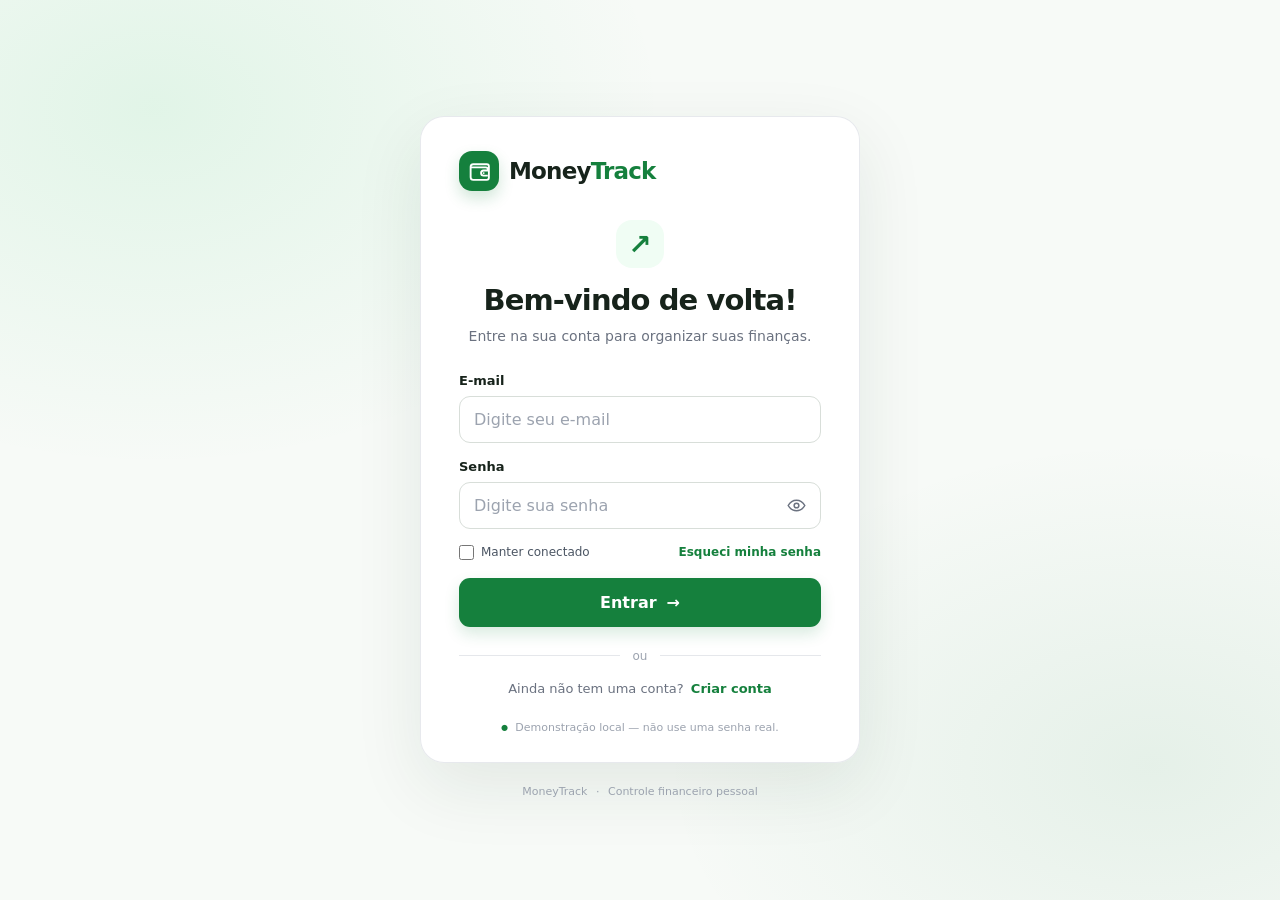
<file: index.html>
<!DOCTYPE html>
<html lang="pt-BR">
<head>
  <meta charset="UTF-8">
  <meta name="viewport" content="width=device-width, initial-scale=1.0">
  <meta name="theme-color" content="#15803d">
  <title>MoneyTrack | Acesso</title>
  <link rel="stylesheet" href="style.css">
</head>
<body>
  <main class="page">
    <section class="login-card" aria-labelledby="page-title">
      <a class="brand" href="#" id="brand-link" aria-label="MoneyTrack - início">
        <span class="brand-icon" aria-hidden="true">
          <svg viewBox="0 0 24 24" fill="none">
            <path d="M3.5 7.5A2.5 2.5 0 0 1 6 5h13a2 2 0 0 1 2 2v11a2 2 0 0 1-2 2H6a2.5 2.5 0 0 1-2.5-2.5v-10Z" stroke="currentColor" stroke-width="1.8"/>
            <path d="M3.5 8H18a2 2 0 0 1 2 2v1h-4a2.5 2.5 0 0 0 0 5h4" stroke="currentColor" stroke-width="1.8" stroke-linejoin="round"/>
            <circle cx="16" cy="13.5" r=".9" fill="currentColor"/>
          </svg>
        </span>
        <span>Money<span class="brand-accent">Track</span></span>
      </a>

      <div id="login-view">
        <div class="heading">
          <div class="welcome-icon" aria-hidden="true">↗</div>
          <h1 id="page-title">Bem-vindo de volta!</h1>
          <p>Entre na sua conta para organizar suas finanças.</p>
        </div>

        <form id="login-form" novalidate>
          <div class="field">
            <label for="email">E-mail</label>
            <input id="email" name="email" type="email" placeholder="Digite seu e-mail"
                   autocomplete="email" inputmode="email" required>
            <small class="field-error" id="email-error"></small>
          </div>

          <div class="field">
            <label for="password">Senha</label>
            <div class="password-wrap">
              <input id="password" name="password" type="password" placeholder="Digite sua senha"
                     autocomplete="current-password" required>
              <button class="password-toggle" id="toggle-password" type="button"
                      aria-label="Mostrar senha" aria-pressed="false">
                <svg viewBox="0 0 24 24" fill="none" aria-hidden="true">
                  <path d="M2.5 12s3.4-6 9.5-6 9.5 6 9.5 6-3.4 6-9.5 6-9.5-6-9.5-6Z" stroke="currentColor" stroke-width="1.7"/>
                  <circle cx="12" cy="12" r="2.7" stroke="currentColor" stroke-width="1.7"/>
                </svg>
              </button>
            </div>
            <small class="field-error" id="password-error"></small>
          </div>

          <div class="form-options">
            <label class="remember">
              <input type="checkbox" id="remember" name="remember">
              <span>Manter conectado</span>
            </label>
            <a href="#" id="forgot-link">Esqueci minha senha</a>
          </div>

          <p class="status-message" id="login-status" role="status" aria-live="polite"></p>
          <button class="submit-button" type="submit" id="submit-button">
            <span>Entrar</span><span aria-hidden="true">→</span>
          </button>
        </form>

        <div class="separator"><span>ou</span></div>
        <p class="signup-prompt">Ainda não tem uma conta? <a href="cadastro.html" id="show-signup">Criar conta</a></p>
      </div>

      <div id="signup-view" hidden>
        <div class="heading">
          <div class="welcome-icon" aria-hidden="true">＋</div>
          <h1>Criar sua conta</h1>
          <p>Cadastre-se para começar a organizar suas finanças.</p>
        </div>
        <form id="signup-form" novalidate>
          <div class="field">
            <label for="signup-name">Nome completo</label>
            <input id="signup-name" name="name" type="text" placeholder="Digite seu nome" autocomplete="name" required>
            <small class="field-error" id="name-error"></small>
          </div>
          <div class="field">
            <label for="signup-email">E-mail</label>
            <input id="signup-email" name="email" type="email" placeholder="Digite seu e-mail" autocomplete="email" required>
            <small class="field-error" id="signup-email-error"></small>
          </div>
          <div class="field">
            <label for="signup-password">Senha</label>
            <div class="password-wrap">
              <input id="signup-password" name="password" type="password" placeholder="Crie uma senha (mín. 8 caracteres)" autocomplete="new-password" required>
              <button class="password-toggle" type="button" data-toggle="signup-password" aria-label="Mostrar senha" aria-pressed="false">
                <svg viewBox="0 0 24 24" fill="none" aria-hidden="true">
                  <path d="M2.5 12s3.4-6 9.5-6 9.5 6 9.5 6-3.4 6-9.5 6-9.5-6-9.5-6Z" stroke="currentColor" stroke-width="1.7"/>
                  <circle cx="12" cy="12" r="2.7" stroke="currentColor" stroke-width="1.7"/>
                </svg>
              </button>
            </div>
            <small class="field-error" id="signup-password-error"></small>
          </div>
          <div class="field">
            <label for="signup-confirm">Confirmar senha</label>
            <input id="signup-confirm" name="confirm" type="password" placeholder="Digite a senha novamente" autocomplete="new-password" required>
            <small class="field-error" id="confirm-error"></small>
          </div>
          <label class="remember terms">
            <input type="checkbox" id="accept-terms">
            <span>Concordo em usar esta versão demonstrativa local.</span>
          </label>
          <small class="field-error" id="terms-error"></small>
          <p class="status-message" id="signup-status" role="status" aria-live="polite"></p>
          <button class="submit-button" type="submit"><span>Criar conta</span><span aria-hidden="true">→</span></button>
        </form>
        <p class="signup-prompt back-link">Já possui uma conta? <a href="#" id="show-login">Entrar</a></p>
      </div>

      <div id="signed-in-view" hidden>
        <div class="heading">
          <div class="welcome-icon" aria-hidden="true">✓</div>
          <h1 id="signed-in-title">Login realizado!</h1>
          <p id="signed-in-description">Você entrou na sua conta MoneyTrack.</p>
        </div>
        <div class="success-panel">
          <strong>Autenticação concluída</strong>
          <p>Esta versão demonstra o cadastro e o login local. Conecte esta etapa ao dashboard financeiro do projeto para continuar.</p>
        </div>
        <button class="submit-button" id="logout-button" type="button">Sair da conta</button>
      </div>

      <p class="privacy-note"><span aria-hidden="true">●</span> Demonstração local — não use uma senha real.</p>
    </section>
    <footer>MoneyTrack <span aria-hidden="true">·</span> Controle financeiro pessoal</footer>
  </main>
  <script src="script.js"></script>
</body>
</html>
</file>
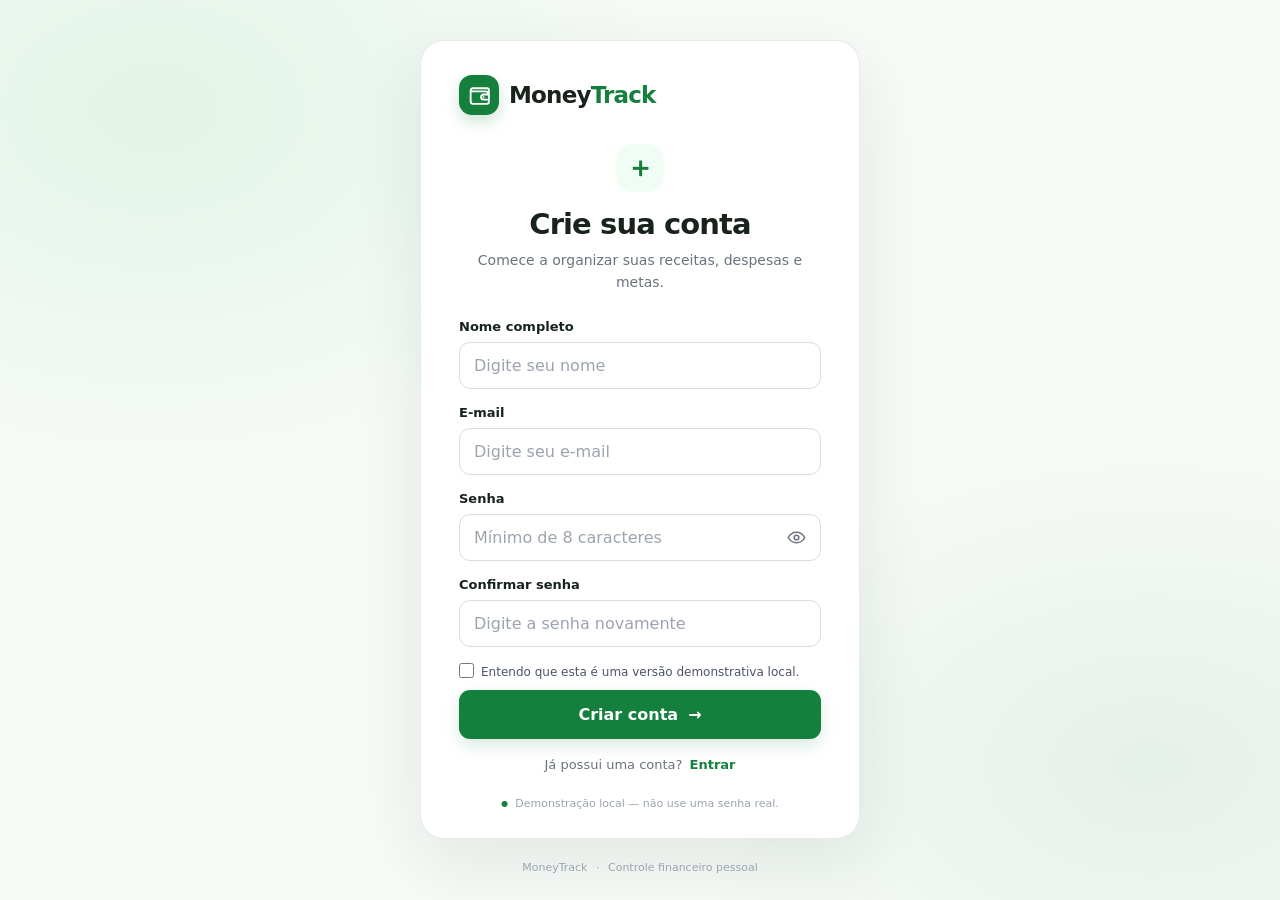
<file: cadastro.html>
<!DOCTYPE html>
<html lang="pt-BR">
<head>
  <meta charset="UTF-8">
  <meta name="viewport" content="width=device-width, initial-scale=1.0">
  <meta name="theme-color" content="#15803d">
  <title>MoneyTrack | Criar conta</title>
  <link rel="stylesheet" href="style.css">
</head>
<body>
  <main class="page">
    <section class="login-card" aria-labelledby="page-title">
      <a class="brand" href="index.html" aria-label="MoneyTrack - voltar ao login">
        <span class="brand-icon" aria-hidden="true">
          <svg viewBox="0 0 24 24" fill="none">
            <path d="M3.5 7.5A2.5 2.5 0 0 1 6 5h13a2 2 0 0 1 2 2v11a2 2 0 0 1-2 2H6a2.5 2.5 0 0 1-2.5-2.5v-10Z" stroke="currentColor" stroke-width="1.8"/>
            <path d="M3.5 8H18a2 2 0 0 1 2 2v1h-4a2.5 2.5 0 0 0 0 5h4" stroke="currentColor" stroke-width="1.8" stroke-linejoin="round"/>
            <circle cx="16" cy="13.5" r=".9" fill="currentColor"/>
          </svg>
        </span>
        <span>Money<span class="brand-accent">Track</span></span>
      </a>

      <div class="heading">
        <div class="welcome-icon" aria-hidden="true">＋</div>
        <h1 id="page-title">Crie sua conta</h1>
        <p>Comece a organizar suas receitas, despesas e metas.</p>
      </div>

      <form id="signup-form" novalidate>
        <div class="field">
          <label for="name">Nome completo</label>
          <input id="name" name="name" type="text" placeholder="Digite seu nome" autocomplete="name" required>
          <small class="field-error" id="name-error"></small>
        </div>
        <div class="field">
          <label for="email">E-mail</label>
          <input id="email" name="email" type="email" placeholder="Digite seu e-mail" autocomplete="email" required>
          <small class="field-error" id="email-error"></small>
        </div>
        <div class="field">
          <label for="password">Senha</label>
          <div class="password-wrap">
            <input id="password" name="password" type="password" placeholder="Mínimo de 8 caracteres" autocomplete="new-password" required>
            <button class="password-toggle" type="button" data-toggle="password" aria-label="Mostrar senha" aria-pressed="false">
              <svg viewBox="0 0 24 24" fill="none" aria-hidden="true">
                <path d="M2.5 12s3.4-6 9.5-6 9.5 6 9.5 6-3.4 6-9.5 6-9.5-6-9.5-6Z" stroke="currentColor" stroke-width="1.7"/>
                <circle cx="12" cy="12" r="2.7" stroke="currentColor" stroke-width="1.7"/>
              </svg>
            </button>
          </div>
          <small class="field-error" id="password-error"></small>
        </div>
        <div class="field">
          <label for="confirm">Confirmar senha</label>
          <input id="confirm" name="confirm" type="password" placeholder="Digite a senha novamente" autocomplete="new-password" required>
          <small class="field-error" id="confirm-error"></small>
        </div>
        <label class="remember terms">
          <input type="checkbox" id="accept-terms">
          <span>Entendo que esta é uma versão demonstrativa local.</span>
        </label>
        <small class="field-error" id="terms-error"></small>
        <p class="status-message" id="signup-status" role="status" aria-live="polite"></p>
        <button class="submit-button" type="submit" id="submit-button"><span>Criar conta</span><span aria-hidden="true">→</span></button>
      </form>

      <p class="signup-prompt back-link">Já possui uma conta? <a href="index.html">Entrar</a></p>
      <p class="privacy-note"><span aria-hidden="true">●</span> Demonstração local — não use uma senha real.</p>
    </section>
    <footer>MoneyTrack <span aria-hidden="true">·</span> Controle financeiro pessoal</footer>
  </main>
  <script src="cadastro.js"></script>
</body>
</html>
</file>
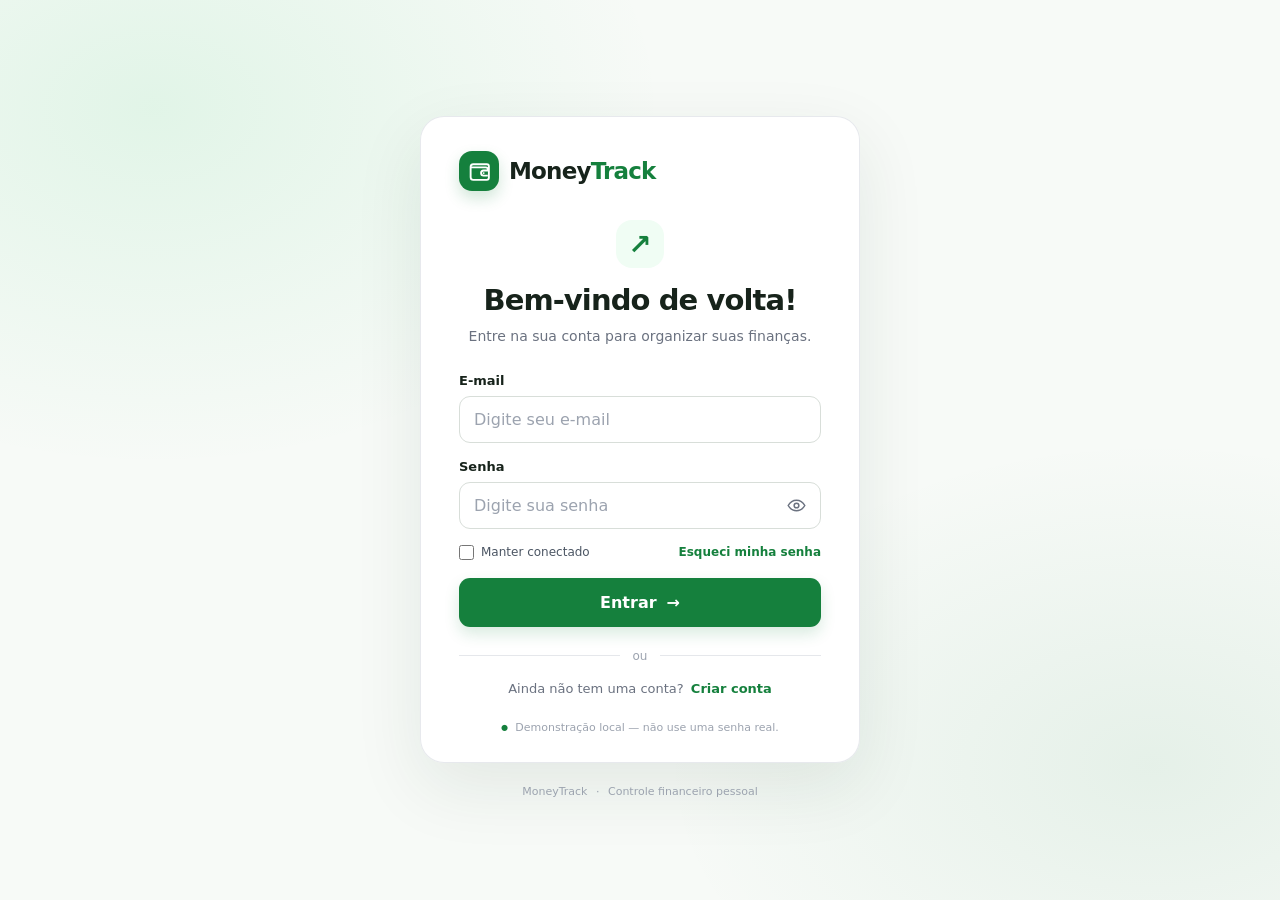
<file: dashboard.html>
<!DOCTYPE html>
<html lang="pt-BR">
<head>
  <meta charset="UTF-8">
  <meta name="viewport" content="width=device-width, initial-scale=1.0">
  <meta name="theme-color" content="#15803d">
  <title>MoneyTrack | Início</title>
  <link rel="stylesheet" href="style.css">
  <link rel="stylesheet" href="dashboard.css">
</head>
<body>
  <main class="dashboard-page">
    <header class="dashboard-header">
      <a class="brand" href="dashboard.html" aria-label="MoneyTrack - início">
        <span class="brand-icon" aria-hidden="true">
          <svg viewBox="0 0 24 24" fill="none">
            <path d="M3.5 7.5A2.5 2.5 0 0 1 6 5h13a2 2 0 0 1 2 2v11a2 2 0 0 1-2 2H6a2.5 2.5 0 0 1-2.5-2.5v-10Z" stroke="currentColor" stroke-width="1.8"/>
            <path d="M3.5 8H18a2 2 0 0 1 2 2v1h-4a2.5 2.5 0 0 0 0 5h4" stroke="currentColor" stroke-width="1.8" stroke-linejoin="round"/>
            <circle cx="16" cy="13.5" r=".9" fill="currentColor"/>
          </svg>
        </span>
        <span>Money<span class="brand-accent">Track</span></span>
      </a>
      <div class="header-actions">
        <span class="user-chip"><span class="avatar" id="user-avatar">M</span><span id="user-name">Minha conta</span></span>
        <button class="logout-button" id="logout-button" type="button">Sair</button>
      </div>
    </header>

    <section class="welcome-row">
      <div>
        <p class="eyebrow">PAINEL FINANCEIRO</p>
        <h1 id="greeting">Olá!</h1>
        <p class="muted">Acompanhe suas finanças em um só lugar.</p>
      </div>
      <button class="primary-small" id="add-transaction-top" type="button">＋ Nova movimentação</button>
    </section>

    <section class="summary-grid" aria-label="Resumo financeiro">
      <article class="summary-card balance-card">
        <div class="summary-label"><span>Saldo atual</span><span class="card-symbol">R$</span></div>
        <p class="summary-value" id="balance-value">R$ 0,00</p>
        <p class="summary-caption">Receitas menos despesas</p>
      </article>
      <article class="summary-card">
        <div class="summary-label"><span>Receitas</span><span class="metric-icon income-icon">↙</span></div>
        <p class="summary-value" id="income-value">R$ 0,00</p>
        <p class="summary-caption">Total registrado</p>
      </article>
      <article class="summary-card">
        <div class="summary-label"><span>Despesas</span><span class="metric-icon expense-icon">↗</span></div>
        <p class="summary-value" id="expense-value">R$ 0,00</p>
        <p class="summary-caption">Total registrado</p>
      </article>
    </section>

    <section class="content-grid">
      <article class="panel transaction-panel" id="transaction-panel">
        <div class="panel-heading">
          <div><h2>Movimentações</h2><p class="muted">Suas receitas e despesas recentes</p></div>
          <button class="text-button" id="clear-transactions" type="button">Limpar tudo</button>
        </div>

        <form id="transaction-form" class="transaction-form" novalidate>
          <div class="field">
            <label for="transaction-description">Descrição</label>
            <input id="transaction-description" type="text" placeholder="Ex.: Salário, mercado..." maxlength="80" required>
            <small class="field-error" id="description-error"></small>
          </div>
          <div class="field">
            <label for="transaction-amount">Valor (R$)</label>
            <input id="transaction-amount" type="number" min="0.01" step="0.01" placeholder="0,00" required>
            <small class="field-error" id="amount-error"></small>
          </div>
          <div class="field">
            <label for="transaction-type">Tipo</label>
            <select id="transaction-type">
              <option value="income">Receita</option>
              <option value="expense">Despesa</option>
            </select>
          </div>
          <div class="field">
            <label for="transaction-date">Data</label>
            <input id="transaction-date" type="date" required>
          </div>
          <button class="submit-button add-button" type="submit">Adicionar movimentação</button>
        </form>

        <p class="status-message" id="transaction-status" role="status" aria-live="polite"></p>
        <div class="table-wrap">
          <table class="transactions-table">
            <thead><tr><th>Descrição</th><th>Data</th><th>Tipo</th><th class="amount-col">Valor</th><th></th></tr></thead>
            <tbody id="transactions-body"></tbody>
          </table>
          <div id="empty-state" class="empty-state">
            <span class="empty-icon">↗</span>
            <strong>Nenhuma movimentação ainda</strong>
            <p>Adicione sua primeira receita ou despesa no formulário acima.</p>
          </div>
        </div>
      </article>

      <aside class="panel tips-panel">
        <div class="tips-icon">✦</div>
        <h2>Seu dinheiro, sob controle</h2>
        <p class="muted">Registre cada movimentação para entender para onde seu dinheiro está indo.</p>
        <div class="tip-item"><span>1</span><p>Registre suas receitas, como salário e trabalhos extras.</p></div>
        <div class="tip-item"><span>2</span><p>Anote despesas fixas e variáveis para acompanhar os gastos.</p></div>
        <div class="tip-item"><span>3</span><p>Confira o saldo para planejar suas próximas metas.</p></div>
        <div class="demo-notice">Os dados são salvos apenas neste navegador. Esta é uma demonstração escolar local.</div>
      </aside>
    </section>
    <footer class="dashboard-footer">MoneyTrack <span>·</span> Controle financeiro pessoal</footer>
  </main>
  <script src="dashboard.js"></script>
</body>
</html>
</file>
<file: style.css>
:root {
  color-scheme: light;
  --green: #15803d; --green-dark: #166534; --green-soft: #f0fdf4;
  --ink: #17231b; --muted: #6b7280; --line: #e5e7eb; --danger: #b91c1c;
}
* { box-sizing: border-box; }
[hidden] { display: none !important; }
body {
  margin: 0; min-height: 100vh;
  font-family: Inter, ui-sans-serif, system-ui, -apple-system, BlinkMacSystemFont, "Segoe UI", sans-serif;
  color: var(--ink);
  background: radial-gradient(ellipse at 12% 12%, rgba(34,197,94,.10), transparent 32%),
              radial-gradient(ellipse at 90% 85%, rgba(21,128,61,.08), transparent 30%), #f7faf7;
}
button, input { font: inherit; }
a { color: var(--green); text-decoration: none; }
a:hover { text-decoration: underline; }
.page { min-height: 100vh; display: flex; flex-direction: column; align-items: center; justify-content: center; padding: 34px 18px 20px; }
.login-card { width: min(100%, 440px); background: rgba(255,255,255,.97); border: 1px solid rgba(229,231,235,.9); border-radius: 24px; padding: 34px 38px 28px; box-shadow: 0 24px 70px rgba(20,55,31,.09); }
.brand { display: inline-flex; align-items: center; gap: 10px; color: var(--ink); font-weight: 800; font-size: 23px; letter-spacing: -.8px; }
.brand:hover { text-decoration: none; }
.brand-icon { width: 40px; height: 40px; display: grid; place-items: center; color: white; background: var(--green); border-radius: 13px; box-shadow: 0 7px 15px rgba(21,128,61,.2); }
.brand-icon svg { width: 25px; height: 25px; }
.brand-accent { color: var(--green); }
.heading { text-align: center; margin: 29px 0 25px; }
.welcome-icon { width: 48px; height: 48px; margin: 0 auto 15px; display: grid; place-items: center; border-radius: 16px; background: var(--green-soft); color: var(--green); font-size: 28px; font-weight: 700; }
h1 { margin: 0 0 9px; font-size: clamp(24px,5vw,29px); letter-spacing: -.9px; }
.heading p { margin: 0; color: var(--muted); font-size: 14px; line-height: 1.55; }
.field { margin-bottom: 16px; }
.field label:not(.remember) { display: block; margin-bottom: 8px; font-size: 13px; font-weight: 700; }
.field input { width: 100%; min-height: 47px; border: 1px solid #d8ded9; border-radius: 11px; padding: 12px 14px; color: var(--ink); background: white; outline: none; transition: border-color .18s, box-shadow .18s; }
.field input::placeholder { color: #9ca3af; }
.field input:focus { border-color: var(--green); box-shadow: 0 0 0 3px rgba(21,128,61,.12); }
.field input.invalid { border-color: var(--danger); }
.password-wrap { position: relative; }
.password-wrap input { padding-right: 48px; }
.password-toggle { position: absolute; right: 8px; top: 50%; transform: translateY(-50%); width: 34px; height: 34px; border: 0; background: transparent; color: #6b7280; display: grid; place-items: center; cursor: pointer; border-radius: 8px; }
.password-toggle:hover { background: #f3f4f6; color: var(--green); }
.password-toggle svg { width: 21px; height: 21px; }
.field-error { display: block; margin-top: 5px; color: var(--danger); font-size: 12px; }
.field-error:empty { display: none; }
.form-options { display: flex; justify-content: space-between; align-items: center; gap: 12px; margin: 1px 0 18px; font-size: 12px; }
.remember { display: inline-flex; align-items: center; gap: 7px; color: #4b5563; cursor: pointer; font-size: 12px; }
.remember input { accent-color: var(--green); width: 15px; height: 15px; margin: 0; flex: 0 0 auto; }
.form-options a { font-weight: 650; white-space: nowrap; }
.submit-button { width: 100%; min-height: 49px; border: 0; border-radius: 11px; padding: 0 17px; display: flex; justify-content: center; align-items: center; gap: 10px; background: var(--green); color: white; font-weight: 750; cursor: pointer; box-shadow: 0 7px 15px rgba(21,128,61,.16); transition: background .18s, transform .18s, box-shadow .18s; }
.submit-button:hover { background: var(--green-dark); box-shadow: 0 10px 20px rgba(21,128,61,.2); transform: translateY(-1px); }
.submit-button:disabled { opacity: .7; cursor: wait; }
.status-message { margin: 0; font-size: 13px; line-height: 1.45; }
.status-message:not(:empty) { margin: 0 0 13px; padding: 10px 12px; border-radius: 9px; background: #fef2f2; color: var(--danger); }
.status-message.success { background: #f0fdf4; color: #166534; }
.separator { display: flex; align-items: center; gap: 13px; margin: 22px 0 18px; color: #9ca3af; font-size: 12px; }
.separator::before, .separator::after { content: ""; height: 1px; background: var(--line); flex: 1; }
.signup-prompt { text-align: center; margin: 0; font-size: 13px; color: #6b7280; }
.signup-prompt a { font-weight: 750; margin-left: 3px; }
.back-link { margin-top: 18px; }
.terms { align-items: flex-start; margin: 0 0 9px; line-height: 1.5; }
.success-panel { border: 1px solid #bbf7d0; background: #f0fdf4; border-radius: 12px; padding: 16px; margin-bottom: 18px; color: #166534; font-size: 13px; }
.success-panel p { margin: 7px 0 0; line-height: 1.5; color: #3f684a; }
.privacy-note { display: flex; justify-content: center; align-items: center; gap: 7px; margin: 25px 0 0; color: #9ca3af; font-size: 11px; text-align: center; }
.privacy-note span { font-size: 8px; color: var(--green); }
footer { margin-top: 22px; color: #9ca3af; font-size: 11px; }
footer span { margin: 0 5px; }
@media (max-width: 480px) { .page { padding: 18px 13px; } .login-card { padding: 27px 22px 24px; border-radius: 20px; } .heading { margin: 25px 0 22px; } .form-options { font-size: 11px; } }
@media (prefers-reduced-motion: reduce) { *, *::before, *::after { transition: none !important; animation: none !important; } }
</file>
<file: dashboard.css>
body { background: #f7faf7; }
.dashboard-page { width: min(1160px, 100%); margin: 0 auto; padding: 26px 24px 20px; }
.dashboard-header { display:flex; align-items:center; justify-content:space-between; gap:18px; padding-bottom:22px; border-bottom:1px solid #e5e7eb; }
.header-actions { display:flex; align-items:center; gap:15px; }
.user-chip { display:flex; align-items:center; gap:9px; color:#374151; font-size:13px; font-weight:650; }
.avatar { width:34px; height:34px; border-radius:50%; background:#dcfce7; color:#166534; display:grid; place-items:center; font-weight:800; }
.logout-button { border:1px solid #d1d5db; border-radius:9px; background:white; padding:9px 15px; color:#374151; font-weight:650; cursor:pointer; }
.logout-button:hover { border-color:#15803d; color:#166534; }
.welcome-row { display:flex; align-items:center; justify-content:space-between; gap:20px; padding:30px 0 24px; }
.eyebrow { margin:0 0 8px; color:#15803d; font-weight:800; font-size:10px; letter-spacing:1.5px; }
.welcome-row h1 { margin-bottom:6px; font-size:30px; }
.muted { color:#6b7280; font-size:13px; line-height:1.55; margin:0; }
.primary-small { border:0; border-radius:10px; background:#15803d; color:white; padding:12px 16px; font-size:13px; font-weight:750; cursor:pointer; }
.primary-small:hover { background:#166534; }
.summary-grid { display:grid; grid-template-columns:repeat(3,minmax(0,1fr)); gap:16px; margin-bottom:20px; }
.summary-card { background:white; border:1px solid #e5e7eb; border-radius:16px; padding:21px 22px; box-shadow:0 5px 18px rgba(20,55,31,.035); }
.balance-card { background:#15803d; color:white; border-color:#15803d; }
.summary-label { display:flex; justify-content:space-between; align-items:center; color:#6b7280; font-size:13px; font-weight:650; }
.balance-card .summary-label,.balance-card .summary-caption { color:#dcfce7; }
.card-symbol { border:1px solid rgba(255,255,255,.35); border-radius:8px; padding:5px 7px; font-size:11px; }
.metric-icon { width:28px; height:28px; display:grid; place-items:center; border-radius:9px; font-size:17px; }
.income-icon { background:#dcfce7; color:#15803d; }
.expense-icon { background:#fee2e2; color:#b91c1c; }
.summary-value { margin:16px 0 6px; font-size:clamp(22px,3vw,29px); letter-spacing:-.7px; font-weight:800; overflow-wrap:anywhere; }
.summary-caption { color:#9ca3af; margin:0; font-size:11px; }
.content-grid { display:grid; grid-template-columns:minmax(0,1.8fr) minmax(250px,1fr); align-items:start; gap:20px; }
.panel { background:white; border:1px solid #e5e7eb; border-radius:16px; padding:22px; box-shadow:0 5px 18px rgba(20,55,31,.035); min-width:0; }
.panel-heading { display:flex; justify-content:space-between; align-items:start; gap:12px; margin-bottom:19px; }
.panel h2 { margin:0 0 5px; font-size:18px; letter-spacing:-.4px; }
.text-button { border:0; background:transparent; color:#6b7280; cursor:pointer; font-size:11px; padding:5px 0; }
.text-button:hover { color:#b91c1c; }
.transaction-form { display:grid; grid-template-columns:1.2fr .8fr; gap:0 12px; padding:16px; background:#f9fafb; border:1px solid #eef0f1; border-radius:12px; }
.transaction-form .field { margin-bottom:13px; min-width:0; }
.transaction-form .field label:not(.remember) { font-size:11px; }
.transaction-form input,.transaction-form select { width:100%; min-width:0; min-height:42px; padding:9px 10px; border:1px solid #d8ded9; border-radius:9px; background:white; color:#17231b; outline:none; font:inherit; font-size:12px; }
.transaction-form input:focus,.transaction-form select:focus { border-color:#15803d; box-shadow:0 0 0 3px rgba(21,128,61,.1); }
.add-button { grid-column:1/-1; min-height:43px; font-size:12px; }
.table-wrap { overflow-x:auto; margin-top:15px; }
.transactions-table { border-collapse:collapse; width:100%; font-size:12px; }
.transactions-table th { padding:12px 8px; color:#9ca3af; font-size:10px; text-transform:uppercase; letter-spacing:.5px; text-align:left; border-bottom:1px solid #e5e7eb; white-space:nowrap; }
.transactions-table td { padding:13px 8px; border-bottom:1px solid #f0f2f0; color:#374151; white-space:nowrap; }
.transactions-table td:first-child { font-weight:650; white-space:normal; min-width:100px; }
.amount-col { text-align:right !important; }
.amount-cell { text-align:right; font-weight:750; }
.income-text { color:#15803d !important; }
.expense-text { color:#b91c1c !important; }
.type-pill { border-radius:20px; padding:4px 7px; font-size:10px; font-weight:750; }
.type-pill.income { background:#dcfce7; color:#166534; }
.type-pill.expense { background:#fee2e2; color:#991b1b; }
.delete-transaction { border:0; background:transparent; color:#9ca3af; cursor:pointer; font-size:16px; padding:4px; }
.delete-transaction:hover { color:#b91c1c; }
.empty-state { padding:26px 10px 12px; text-align:center; color:#6b7280; }
.empty-icon { display:grid; place-items:center; margin:0 auto 12px; width:38px; height:38px; border-radius:12px; background:#f0fdf4; color:#15803d; font-size:22px; }
.empty-state strong { color:#374151; font-size:13px; }
.empty-state p { font-size:11px; line-height:1.5; }
.tips-panel { padding:24px; }
.tips-icon { display:grid; place-items:center; width:40px; height:40px; border-radius:13px; background:#f0fdf4; color:#15803d; font-size:23px; margin-bottom:15px; }
.tips-panel h2 { font-size:19px; line-height:1.3; }
.tips-panel > .muted { margin-bottom:22px; }
.tip-item { display:flex; align-items:flex-start; gap:11px; margin:17px 0; }
.tip-item > span { flex:0 0 25px; height:25px; border-radius:8px; display:grid; place-items:center; background:#f0fdf4; color:#15803d; font-size:11px; font-weight:800; }
.tip-item p { margin:2px 0 0; color:#4b5563; font-size:12px; line-height:1.5; }
.demo-notice { margin-top:22px; padding:12px; border-radius:10px; background:#f9fafb; color:#6b7280; font-size:10px; line-height:1.5; }
.dashboard-footer { padding:22px 0 0; text-align:center; color:#9ca3af; font-size:11px; }
.dashboard-footer span { margin:0 5px; }
@media(max-width:800px) { .content-grid { grid-template-columns:1fr; } .summary-grid { gap:10px; } .summary-card { padding:17px; } .tips-panel { display:none; } }
@media(max-width:560px) { .dashboard-page { padding:18px 13px; } .dashboard-header { align-items:flex-start; } .header-actions { gap:8px; } .user-chip { font-size:11px; } .logout-button { padding:8px 10px; } .welcome-row { align-items:flex-start; flex-direction:column; padding-top:24px; } .welcome-row h1 { font-size:26px; } .primary-small { width:100%; } .summary-grid { grid-template-columns:1fr; } .summary-card { padding:16px 18px; } .summary-value { margin-top:9px; } .panel { padding:15px; } .transaction-form { padding:12px; } }
</file>
